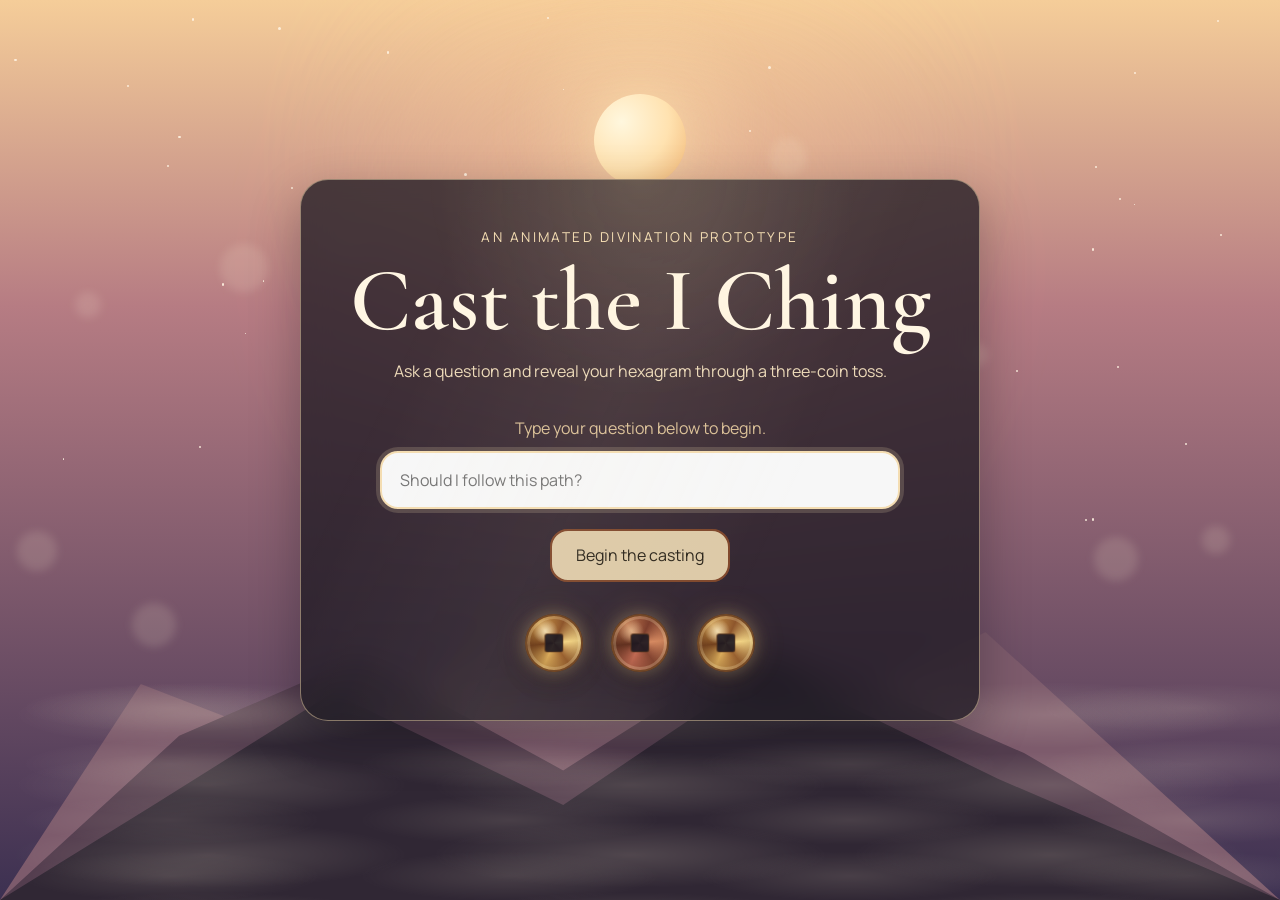
<file: index.html>
<!DOCTYPE html>
<html lang="en">
<head>
  <meta charset="UTF-8">
  <meta name="viewport" content="width=device-width, initial-scale=1.0">
  <title>I Ching Web Prototype</title>
  <link rel="preconnect" href="https://fonts.googleapis.com">
  <link rel="preconnect" href="https://fonts.gstatic.com" crossorigin>
  <link href="https://fonts.googleapis.com/css2?family=Cormorant+Garamond:wght@400;500;600;700&family=Manrope:wght@400;500;600&display=swap" rel="stylesheet">
  <link rel="stylesheet" href="website/style.css">
</head>
<body>
  <div class="app-shell">
    <div class="sky-glow sky-glow-one"></div>
    <div class="sky-glow sky-glow-two"></div>
    <div class="moon-halo"></div>
    <div class="moon"></div>
    <div class="stars" id="stars"></div>
    <div class="orbs" id="orbs"></div>

    <div class="mountains mountains-far"></div>
    <div class="mountains mountains-mid"></div>
    <div class="mountains mountains-near"></div>
    <div class="mist-layer mist-layer-one"></div>
    <div class="mist-layer mist-layer-two"></div>

    <main class="app">
      <section class="page page-landing active" id="landing-page">
        <div class="panel hero-panel">
          <p class="eyebrow">An animated divination prototype</p>
          <h1>Cast the I Ching</h1>
          <p class="subtitle">Ask a question and reveal your hexagram through a three-coin toss.</p>
          <label class="question-label" for="question-input">Type your question below to begin.</label>

          <div class="question-box">
            <input id="question-input" type="text" maxlength="100" placeholder="Should I follow this path?" autocomplete="off">
          </div>

          <button class="primary-button" id="begin-button">Begin the casting</button>

          <div class="landing-preview" aria-hidden="true">
            <div class="preview-coin coin heads"></div>
            <div class="preview-coin coin tails"></div>
            <div class="preview-coin coin heads"></div>
          </div>
        </div>
      </section>

      <section class="page page-reading" id="reading-page" aria-hidden="true">
        <div class="panel question-panel">
          <p class="eyebrow">Your question</p>
          <h2 id="question-display">Should I follow this path?</h2>
        </div>

        <div class="panel casting-panel">
          <p class="casting-helper">Click each seal to cast a line one by one, or throw every remaining line at once.</p>
          <div class="casting-actions">
            <button class="secondary-button" id="cast-all-button" type="button">Throw All Coins</button>
          </div>

          <div class="hexagram-stage">
            <div class="hexagram-lines" id="hexagram-lines"></div>
          </div>

          <div class="cast-overlay hidden" id="cast-overlay" aria-live="polite">
            <p class="cast-title">Coin casting in motion</p>
            <div class="cast-coins" id="cast-coins">
              <div class="coin-shell"><div class="coin cast-coin"></div></div>
              <div class="coin-shell"><div class="coin cast-coin"></div></div>
              <div class="coin-shell"><div class="coin cast-coin"></div></div>
              <div class="coin-shell"><div class="coin cast-coin"></div></div>
              <div class="coin-shell"><div class="coin cast-coin"></div></div>
              <div class="coin-shell"><div class="coin cast-coin"></div></div>
            </div>
            <div class="casting-sparks" aria-hidden="true">
              <span></span>
              <span></span>
              <span></span>
              <span></span>
              <span></span>
              <span></span>
            </div>
            <p class="cast-result" id="cast-result"></p>
          </div>
        </div>

        <div class="controls">
          <button class="secondary-button" id="reset-button">Generate New Hexagram</button>
          <button class="ghost-button" id="back-button">Ask Another Question</button>
        </div>

        <p class="scroll-tip hidden" id="scroll-tip">Hexagram complete. Scroll down to read the matched interpretation.</p>

        <section class="panel reading-result hidden" id="reading-result" aria-live="polite">
          <p class="eyebrow">Matched Hexagram</p>
          <h3 id="reading-title">Reveal all six lines to read the hexagram.</h3>
          <p class="reading-code" id="reading-code"></p>
          <pre class="reading-body" id="reading-body">Your reading will appear here after the casting is complete.</pre>
        </section>
      </section>
    </main>
  </div>

  <script src="website/readings-data.js"></script>
  <script src="website/app.js"></script>
</body>
</html>
</file>
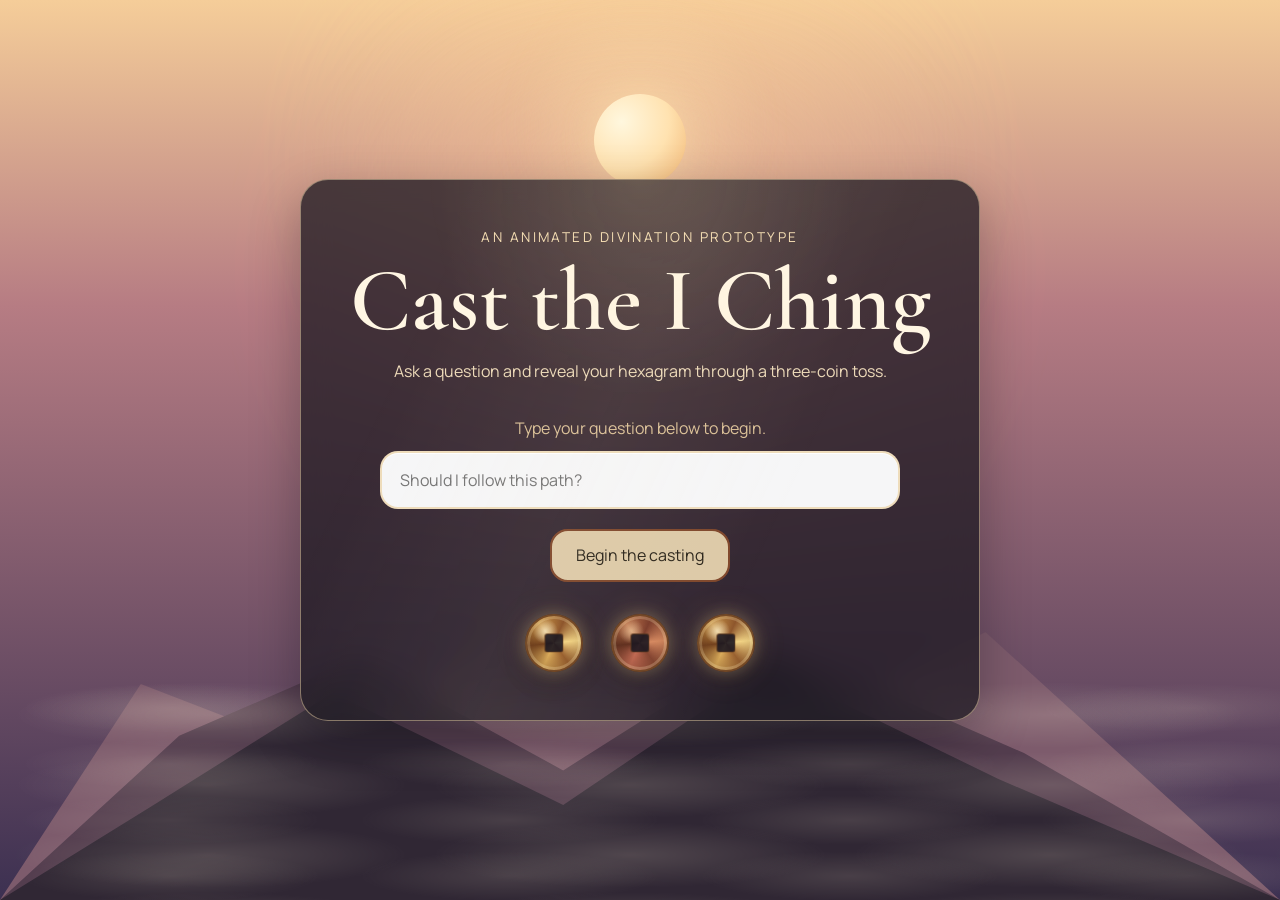
<file: website/index.html>
<!DOCTYPE html>
<html lang="en">
<head>
  <meta charset="UTF-8">
  <meta name="viewport" content="width=device-width, initial-scale=1.0">
  <title>I Ching Web Prototype</title>
  <link rel="preconnect" href="https://fonts.googleapis.com">
  <link rel="preconnect" href="https://fonts.gstatic.com" crossorigin>
  <link href="https://fonts.googleapis.com/css2?family=Cormorant+Garamond:wght@400;500;600;700&family=Manrope:wght@400;500;600&display=swap" rel="stylesheet">
  <link rel="stylesheet" href="style.css">
</head>
<body>
  <div class="app-shell">
    <div class="sky-glow sky-glow-one"></div>
    <div class="sky-glow sky-glow-two"></div>
    <div class="moon-halo"></div>
    <div class="moon"></div>
    <div class="stars" id="stars"></div>
    <div class="orbs" id="orbs"></div>

    <div class="mountains mountains-far"></div>
    <div class="mountains mountains-mid"></div>
    <div class="mountains mountains-near"></div>
    <div class="mist-layer mist-layer-one"></div>
    <div class="mist-layer mist-layer-two"></div>

    <main class="app">
      <section class="page page-landing active" id="landing-page">
        <div class="panel hero-panel">
          <p class="eyebrow">An animated divination prototype</p>
          <h1>Cast the I Ching</h1>
          <p class="subtitle">Ask a question and reveal your hexagram through a three-coin toss.</p>
          <label class="question-label" for="question-input">Type your question below to begin.</label>

          <div class="question-box">
            <input id="question-input" type="text" maxlength="100" placeholder="Should I follow this path?" autocomplete="off">
          </div>

          <button class="primary-button" id="begin-button">Begin the casting</button>

          <div class="landing-preview" aria-hidden="true">
            <div class="preview-coin coin heads"></div>
            <div class="preview-coin coin tails"></div>
            <div class="preview-coin coin heads"></div>
          </div>
        </div>
      </section>

      <section class="page page-reading" id="reading-page" aria-hidden="true">
        <div class="panel question-panel">
          <p class="eyebrow">Your question</p>
          <h2 id="question-display">Should I follow this path?</h2>
        </div>

        <div class="panel casting-panel">
          <p class="casting-helper">Click each seal to cast a line. Two or three heads create a solid yang line.</p>

          <div class="hexagram-stage">
            <div class="hexagram-lines" id="hexagram-lines"></div>
          </div>

          <div class="cast-overlay hidden" id="cast-overlay" aria-live="polite">
            <p class="cast-title">Coin casting in motion</p>
            <div class="cast-coins" id="cast-coins">
              <div class="coin cast-coin"></div>
              <div class="coin cast-coin"></div>
              <div class="coin cast-coin"></div>
            </div>
            <p class="cast-result" id="cast-result"></p>
          </div>
        </div>

        <div class="controls">
          <button class="secondary-button" id="reset-button">Generate New Hexagram</button>
          <button class="ghost-button" id="back-button">Ask Another Question</button>
        </div>

        <p class="scroll-tip hidden" id="scroll-tip">Hexagram complete. Scroll down to read the matched interpretation.</p>

        <section class="panel reading-result hidden" id="reading-result" aria-live="polite">
          <p class="eyebrow">Matched Hexagram</p>
          <h3 id="reading-title">Reveal all six lines to read the hexagram.</h3>
          <p class="reading-code" id="reading-code"></p>
          <pre class="reading-body" id="reading-body">Your reading will appear here after the casting is complete.</pre>
        </section>
      </section>
    </main>
  </div>

  <script src="readings-data.js"></script>
  <script src="app.js"></script>
</body>
</html>
</file>
<file: website/style.css>
:root {
  --sky-top: #f5cd99;
  --sky-bottom: #3c3051;
  --text: #2c261c;
  --text-soft: #eddab9;
  --text-bright: #fff6e3;
  --accent: #d6b276;
  --accent-deep: #80482c;
  --panel: rgba(28, 24, 33, 0.76);
  --panel-border: rgba(238, 212, 170, 0.5);
  --mist: rgba(255, 241, 214, 0.24);
  --mountain-far: #7d5b6c;
  --mountain-mid: #533d4e;
  --mountain-near: #302734;
  --coin-front: #f0d57e;
  --coin-back: #c66d56;
  --coin-edge: #80482c;
  --line: #221f1b;
  --line-outline: rgba(232, 205, 160, 0.9);
  --seal-fill: #fcf9f3;
  --seal-outline: #795c35;
  --button: #ddcaa8;
  --button-hover: #ceb58a;
  --input-bg: rgba(255, 255, 255, 0.96);
  --shadow: 0 18px 50px rgba(8, 6, 11, 0.28);
}

* {
  box-sizing: border-box;
}

html,
body {
  margin: 0;
  min-height: 100%;
}

body {
  font-family: "Manrope", sans-serif;
  color: var(--text-bright);
  background: linear-gradient(180deg, var(--sky-top) 0%, #b67c83 34%, var(--sky-bottom) 100%);
  overflow-x: hidden;
}

button,
input {
  font: inherit;
}

button {
  cursor: pointer;
  border: 0;
}

.app-shell {
  position: relative;
  min-height: 100vh;
  overflow: hidden;
  isolation: isolate;
}

.app {
  position: relative;
  z-index: 2;
  min-height: 100vh;
  display: grid;
  place-items: center;
  padding: 3rem 1.25rem;
}

.page {
  width: min(980px, 100%);
  display: none;
  gap: 1.5rem;
}

.page.active {
  display: grid;
}

.panel {
  position: relative;
  background: var(--panel);
  border: 1px solid var(--panel-border);
  border-radius: 28px;
  box-shadow: var(--shadow);
  backdrop-filter: blur(14px);
  overflow: hidden;
}

.panel::before {
  content: "";
  position: absolute;
  inset: 0;
  background:
    radial-gradient(circle at 50% 0%, rgba(255, 231, 187, 0.18), transparent 34%),
    linear-gradient(115deg, transparent 18%, rgba(255, 244, 219, 0.08) 45%, transparent 70%);
  opacity: 0.65;
  pointer-events: none;
}

.hero-panel {
  width: min(680px, 100%);
  margin: 0 auto;
  padding: clamp(2rem, 4vw, 3rem);
  text-align: center;
}

.eyebrow {
  margin: 0 0 0.75rem;
  color: #f4ddb2;
  font-size: 0.85rem;
  letter-spacing: 0.18em;
  text-transform: uppercase;
}

h1,
h2,
h3 {
  margin: 0;
  font-family: "Cormorant Garamond", serif;
  font-weight: 600;
  line-height: 0.95;
}

h1 {
  font-size: clamp(3.5rem, 9vw, 5.6rem);
}

h2 {
  font-size: clamp(2rem, 4vw, 2.8rem);
  line-height: 1.05;
}

h3 {
  font-size: clamp(1.8rem, 3.4vw, 2.4rem);
  line-height: 1.05;
}

.subtitle,
.casting-helper {
  margin: 1rem auto 0;
  max-width: 38rem;
  color: var(--text-soft);
  line-height: 1.6;
}

.question-label {
  display: block;
  margin-top: 2rem;
  margin-bottom: 0.75rem;
  color: #dbc198;
}

.question-box {
  width: min(520px, 100%);
  margin: 0 auto;
}

.question-box input {
  width: 100%;
  padding: 1rem 1.1rem;
  border-radius: 18px;
  border: 2px solid rgba(236, 212, 169, 0.75);
  background: var(--input-bg);
  color: var(--text);
  outline: none;
  box-shadow: inset 0 1px 0 rgba(255, 255, 255, 0.9);
}

.question-box input:focus {
  border-color: #f4ddb2;
  box-shadow: 0 0 0 4px rgba(244, 221, 178, 0.18);
}

.primary-button,
.secondary-button,
.ghost-button {
  min-height: 52px;
  padding: 0.85rem 1.5rem;
  border-radius: 18px;
  transition: transform 180ms ease, background 180ms ease, border-color 180ms ease;
}

.primary-button:disabled,
.secondary-button:disabled,
.ghost-button:disabled {
  cursor: default;
  opacity: 0.56;
  transform: none;
}

.primary-button,
.secondary-button {
  background: var(--button);
  color: var(--text);
  border: 2px solid var(--coin-edge);
}

.primary-button:hover,
.secondary-button:hover {
  background: var(--button-hover);
  transform: translateY(-1px);
}

.primary-button:disabled:hover,
.secondary-button:disabled:hover {
  background: var(--button);
  transform: none;
}

.primary-button {
  margin-top: 1.25rem;
}

.casting-actions {
  display: flex;
  justify-content: center;
  margin-top: 1.15rem;
}

.ghost-button {
  background: rgba(255, 255, 255, 0.08);
  color: var(--text-bright);
  border: 1px solid rgba(244, 221, 178, 0.4);
}

.ghost-button:hover {
  background: rgba(255, 255, 255, 0.14);
}

.landing-preview {
  margin-top: 2rem;
  display: flex;
  justify-content: center;
  align-items: center;
  gap: 1.75rem;
}

.preview-coin {
  animation: previewFloat 5s ease-in-out infinite;
}

.preview-coin:nth-child(2) {
  animation-delay: -1.1s;
}

.preview-coin:nth-child(3) {
  animation-delay: -2.2s;
}

.question-panel {
  padding: 1.3rem 1.6rem 1.6rem;
}

.casting-panel {
  position: relative;
  min-height: 540px;
  padding: 1.3rem 1.4rem 1.8rem;
}

.hexagram-stage {
  position: relative;
  width: min(720px, 100%);
  min-height: 430px;
  margin: 2.75rem auto 0;
  z-index: 1;
}

.hexagram-stage::before,
.hexagram-stage::after {
  content: "";
  position: absolute;
  pointer-events: none;
}

.hexagram-stage::before {
  inset: 2rem 12% 1.6rem;
  border-radius: 50%;
  background:
    radial-gradient(circle, rgba(255, 226, 176, 0.24), transparent 58%),
    conic-gradient(from 80deg, transparent 0 16%, rgba(255, 232, 190, 0.18) 18% 20%, transparent 22% 48%, rgba(255, 232, 190, 0.14) 50% 52%, transparent 54% 100%);
  filter: blur(2px);
  animation: ritualGlow 9s ease-in-out infinite;
}

.hexagram-stage::after {
  inset: 1.6rem 19% 2rem;
  border: 1px solid rgba(244, 221, 178, 0.18);
  border-radius: 50%;
  box-shadow: inset 0 0 32px rgba(255, 226, 176, 0.1), 0 0 42px rgba(255, 226, 176, 0.08);
  animation: slowSpin 28s linear infinite;
}

.hexagram-lines {
  position: absolute;
  inset: 0;
  z-index: 2;
}

.line-slot {
  position: absolute;
  left: 50%;
  transform: translateX(-50%);
  width: min(560px, 96%);
  display: grid;
  grid-template-columns: 32px minmax(28px, 56px) minmax(0, auto) minmax(28px, 56px);
  column-gap: 14px;
  align-items: center;
  justify-content: center;
}

.line-slot.is-revealed {
  animation: lineSettle 620ms ease both;
}

.line-slot.just-revealed {
  z-index: 3;
}

.line-slot.just-revealed:nth-child(1) { animation-delay: 0ms; }
.line-slot.just-revealed:nth-child(2) { animation-delay: 80ms; }
.line-slot.just-revealed:nth-child(3) { animation-delay: 160ms; }
.line-slot.just-revealed:nth-child(4) { animation-delay: 240ms; }
.line-slot.just-revealed:nth-child(5) { animation-delay: 320ms; }
.line-slot.just-revealed:nth-child(6) { animation-delay: 400ms; }

.line-slot.just-revealed:nth-child(1) .line-reveal,
.line-slot.just-revealed:nth-child(1)::after { animation-delay: 0ms; }
.line-slot.just-revealed:nth-child(2) .line-reveal,
.line-slot.just-revealed:nth-child(2)::after { animation-delay: 80ms; }
.line-slot.just-revealed:nth-child(3) .line-reveal,
.line-slot.just-revealed:nth-child(3)::after { animation-delay: 160ms; }
.line-slot.just-revealed:nth-child(4) .line-reveal,
.line-slot.just-revealed:nth-child(4)::after { animation-delay: 240ms; }
.line-slot.just-revealed:nth-child(5) .line-reveal,
.line-slot.just-revealed:nth-child(5)::after { animation-delay: 320ms; }
.line-slot.just-revealed:nth-child(6) .line-reveal,
.line-slot.just-revealed:nth-child(6)::after { animation-delay: 400ms; }

.line-slot.just-revealed::after {
  content: "";
  position: absolute;
  left: 50%;
  top: 50%;
  width: min(380px, 70vw);
  height: 56px;
  border-radius: 999px;
  background: linear-gradient(90deg, transparent, rgba(255, 230, 176, 0.6), transparent);
  opacity: 0;
  pointer-events: none;
  animation: lineShine 900ms ease-out both;
}

.guide-label {
  color: #efd6ac;
  font-size: 0.95rem;
  text-align: center;
}

.guide-line {
  height: 1px;
  background: rgba(236, 213, 174, 0.8);
  transform-origin: center;
  transition: opacity 240ms ease, transform 240ms ease;
}

.line-slot.is-revealed .guide-line {
  opacity: 0.45;
  transform: scaleX(0.82);
}

.seal-button {
  width: 62px;
  height: 62px;
  border-radius: 50%;
  background: var(--seal-fill);
  border: 4px solid var(--seal-outline);
  position: relative;
  box-shadow: 0 0 0 0 rgba(255, 226, 176, 0.5);
  overflow: hidden;
  transition: transform 180ms ease, border-color 180ms ease, box-shadow 180ms ease;
  animation: sealPulse 2.6s ease-in-out infinite;
}

.seal-button:hover {
  border-color: #f3d79d;
  box-shadow: 0 0 0 8px rgba(255, 226, 176, 0.08), 0 0 28px rgba(255, 226, 176, 0.32);
  transform: translateY(-2px) scale(1.04);
}

.seal-button::before {
  content: "";
  position: absolute;
  inset: -18%;
  background: conic-gradient(from 0deg, transparent, rgba(255, 226, 176, 0.62), transparent 38%);
  opacity: 0;
  animation: sealGlimmer 5s linear infinite;
}

.seal-button::after {
  content: "";
  width: 16px;
  height: 16px;
  border-radius: 50%;
  background: var(--coin-front);
  border: 2px solid var(--coin-edge);
  position: absolute;
  inset: 0;
  margin: auto;
  box-shadow: 0 0 18px rgba(255, 226, 176, 0.35);
}

.seal-button:disabled {
  cursor: default;
  opacity: 0.9;
  animation: none;
}

.line-reveal {
  width: min(320px, 62vw);
  height: 16px;
  position: relative;
  filter: drop-shadow(0 0 12px rgba(255, 226, 176, 0.32));
  transform-origin: center;
}

.line-slot.just-revealed .line-reveal {
  animation: lineReveal 860ms cubic-bezier(0.2, 0.8, 0.15, 1.05) both;
}

.line-reveal.solid {
  border-radius: 999px;
  background: var(--line);
  box-shadow: inset 0 0 0 1px var(--line-outline);
}

.line-reveal.broken {
  display: flex;
  justify-content: space-between;
}

.line-reveal.broken::before,
.line-reveal.broken::after {
  content: "";
  width: calc(50% - 30px);
  height: 100%;
  border-radius: 999px;
  background: var(--line);
  box-shadow: inset 0 0 0 1px var(--line-outline);
}

.cast-overlay {
  position: absolute;
  top: 5.5rem;
  left: 50%;
  transform: translateX(-50%);
  width: min(340px, calc(100% - 2rem));
  padding: 1.25rem 1rem 1.35rem;
  border-radius: 24px;
  background: rgba(28, 24, 33, 0.82);
  border: 1px solid rgba(238, 212, 170, 0.56);
  text-align: center;
  box-shadow: var(--shadow);
  z-index: 5;
  overflow: hidden;
  animation: overlayArrival 260ms ease both;
}

.cast-overlay::before {
  content: "";
  position: absolute;
  inset: -45%;
  background: conic-gradient(from 0deg, transparent 0 18%, rgba(255, 226, 176, 0.3) 24%, transparent 34% 62%, rgba(198, 109, 86, 0.22) 72%, transparent 84%);
  opacity: 0.7;
  animation: slowSpin 7s linear infinite;
  pointer-events: none;
}

.cast-overlay::after {
  content: "";
  position: absolute;
  inset: 1px;
  border-radius: 23px;
  background: rgba(28, 24, 33, 0.7);
  pointer-events: none;
}

.cast-overlay.hidden {
  display: none;
}

.cast-title {
  position: relative;
  z-index: 1;
  margin: 0;
  color: #fcefd4;
}

.cast-coins {
  position: relative;
  z-index: 1;
  margin-top: 1rem;
  display: flex;
  justify-content: center;
  align-items: center;
  flex-wrap: wrap;
  gap: 1rem;
  min-height: 132px;
  overflow: hidden;
}

.casting-all .cast-coins {
  width: 206px;
  margin-left: auto;
  margin-right: auto;
}

.coin-shell {
  position: relative;
  width: 58px;
  height: 58px;
}

.cast-result {
  position: relative;
  z-index: 1;
  min-height: 1.5rem;
  margin: 0.6rem 0 0;
  color: #f1d7af;
  animation: resultFade 320ms ease both;
}

.coin {
  width: 58px;
  height: 58px;
  border-radius: 50%;
  border: 2px solid rgba(113, 71, 37, 0.95);
  background:
    radial-gradient(circle at 34% 28%, rgba(255, 246, 214, 0.72), transparent 24%),
    conic-gradient(from 24deg, #8f572d, #f3d586, #9f6532, #e0b15e, #74431f, #c99447, #8f572d);
  box-shadow:
    inset 0 0 0 3px rgba(255, 238, 187, 0.22),
    inset 0 -8px 14px rgba(72, 42, 24, 0.22),
    0 0 16px rgba(255, 224, 156, 0.28),
    0 0 34px rgba(255, 198, 112, 0.16),
    0 10px 24px rgba(0, 0, 0, 0.2);
  position: relative;
  transform-style: preserve-3d;
}

.coin::before {
  content: "";
  position: absolute;
  inset: 50%;
  width: 17px;
  height: 17px;
  border: 1px solid rgba(98, 59, 31, 0.78);
  border-radius: 3px;
  background: rgba(28, 24, 33, 0.9);
  box-shadow: none;
  transform: translate(-50%, -50%);
}

.coin::after {
  content: none;
}

.coin.tails {
  background:
    radial-gradient(circle at 34% 28%, rgba(255, 229, 185, 0.52), transparent 24%),
    conic-gradient(from 24deg, #7d3f2d, #d78b62, #8b4935, #c66d56, #633221, #bd744d, #7d3f2d);
}

.cast-coin {
  opacity: 0;
}

.coin-shell::before {
  content: "";
  position: absolute;
  inset: -8px;
  border-radius: 50%;
  border: 1px solid rgba(255, 226, 176, 0.22);
  box-shadow: 0 0 28px rgba(255, 226, 176, 0.32);
  opacity: 0;
  pointer-events: none;
}

.coin-shell:not(.active) {
  display: none;
}

.coin-shell.animate::before {
  animation: coinAura 1200ms ease-out forwards;
}

.cast-coin.animate {
  opacity: 1;
  animation: tossUp 1200ms cubic-bezier(0.18, 0.72, 0.12, 1) forwards;
}

.coin-shell.animate::after {
  content: "";
  position: absolute;
  left: 12px;
  right: 12px;
  bottom: 3px;
  height: 8px;
  border-radius: 50%;
  background: rgba(0, 0, 0, 0.24);
  filter: blur(5px);
  animation: coinGroundShadow 1200ms ease-out forwards;
}

.casting-all .coin-shell:nth-child(3n + 1) .cast-coin {
  animation-name: tossAllLeft;
}

.casting-all .coin-shell:nth-child(3n + 2) .cast-coin {
  animation-name: tossAllCenter;
}

.casting-all .coin-shell:nth-child(3n) .cast-coin {
  animation-name: tossAllRight;
}

.casting-sparks {
  position: absolute;
  inset: 0;
  z-index: 1;
  pointer-events: none;
}

.casting-sparks span {
  position: absolute;
  left: 50%;
  top: 58%;
  width: 5px;
  height: 5px;
  border-radius: 999px;
  background: #ffe8b0;
  box-shadow: 0 0 14px rgba(255, 232, 176, 0.85);
  opacity: 0;
}

.cast-overlay:not(.hidden) .casting-sparks span {
  animation: sparkFly 1000ms ease-out infinite;
}

.casting-sparks span:nth-child(1) { --spark-x: -120px; --spark-y: -70px; animation-delay: 40ms; }
.casting-sparks span:nth-child(2) { --spark-x: -72px; --spark-y: 54px; animation-delay: 150ms; }
.casting-sparks span:nth-child(3) { --spark-x: -20px; --spark-y: -92px; animation-delay: 260ms; }
.casting-sparks span:nth-child(4) { --spark-x: 46px; --spark-y: 66px; animation-delay: 360ms; }
.casting-sparks span:nth-child(5) { --spark-x: 98px; --spark-y: -56px; animation-delay: 470ms; }
.casting-sparks span:nth-child(6) { --spark-x: 124px; --spark-y: 14px; animation-delay: 580ms; }

.hexagram-complete:not(.just-revealed) .line-reveal {
  animation: completedPulse 1500ms ease both;
}

.controls {
  display: flex;
  gap: 1rem;
  justify-content: center;
  flex-wrap: wrap;
}

.scroll-tip {
  margin: -0.25rem 0 0;
  text-align: center;
  color: #f1d7af;
  letter-spacing: 0.04em;
}

.scroll-tip.hidden {
  display: none;
}

.reading-result {
  padding: 1.5rem 1.4rem;
}

.reading-result.hidden {
  display: none;
}

.reading-code {
  margin: 0.5rem 0 1rem;
  color: #f1d7af;
  letter-spacing: 0.14em;
  text-transform: uppercase;
  font-size: 0.85rem;
}

.reading-body {
  margin: 0;
  white-space: pre-wrap;
  font-family: "Manrope", sans-serif;
  color: var(--text-soft);
  line-height: 1.65;
  max-height: 28rem;
  overflow: auto;
}

.sky-glow,
.moon-halo,
.moon,
.stars,
.orbs,
.mountains,
.mist-layer {
  position: absolute;
  inset: 0;
  pointer-events: none;
}

.sky-glow {
  filter: blur(60px);
  opacity: 0.48;
}

.sky-glow-one {
  background: radial-gradient(circle at 50% 18%, rgba(255, 223, 161, 0.85), transparent 34%);
}

.sky-glow-two {
  background: radial-gradient(circle at 50% 30%, rgba(255, 172, 147, 0.5), transparent 42%);
}

.moon-halo {
  inset: 0 auto auto 50%;
  width: 250px;
  height: 250px;
  transform: translateX(-50%);
  border-radius: 50%;
  background: radial-gradient(circle, rgba(255, 226, 176, 0.45) 0%, rgba(255, 226, 176, 0.2) 38%, transparent 70%);
  filter: blur(18px);
}

.moon {
  inset: 94px auto auto 50%;
  width: 92px;
  height: 92px;
  transform: translateX(-50%);
  border-radius: 50%;
  background: radial-gradient(circle at 30% 30%, #fff7de 0%, #ffe2b0 52%, #f0b16e 100%);
  box-shadow: 0 0 32px rgba(255, 226, 176, 0.35);
}

.stars span,
.orbs span {
  position: absolute;
  display: block;
  border-radius: 999px;
}

.stars span {
  background: rgba(255, 244, 227, 0.88);
  animation: twinkle var(--duration) ease-in-out infinite;
  animation-delay: var(--delay);
}

.orbs span {
  background: rgba(255, 241, 214, 0.14);
  filter: blur(4px);
  animation: drift var(--duration) ease-in-out infinite;
  animation-delay: var(--delay);
}

.mountains {
  bottom: 0;
  top: auto;
  height: 48vh;
}

.mountains-far::before,
.mountains-mid::before,
.mountains-near::before {
  content: "";
  position: absolute;
  inset: 0;
  clip-path: polygon(0 100%, 11% 50%, 25% 66%, 40% 34%, 58% 64%, 77% 38%, 100% 100%);
}

.mountains-far::before {
  background: var(--mountain-far);
  animation: swayFar 16s ease-in-out infinite;
}

.mountains-mid::before {
  background: var(--mountain-mid);
  clip-path: polygon(0 100%, 14% 62%, 28% 44%, 44% 70%, 60% 40%, 80% 66%, 100% 100%);
  animation: swayMid 13s ease-in-out infinite;
}

.mountains-near::before {
  background: var(--mountain-near);
  clip-path: polygon(0 100%, 12% 78%, 26% 52%, 44% 78%, 60% 46%, 78% 72%, 100% 100%);
}

.mist-layer {
  bottom: 0;
  top: auto;
  height: 220px;
  background-repeat: repeat-x;
  opacity: 0.65;
}

.mist-layer-one {
  background: radial-gradient(ellipse at center, rgba(255, 241, 214, 0.24) 0%, transparent 66%);
  background-size: 420px 70px;
  animation: mistMove 24s linear infinite;
}

.mist-layer-two {
  background: radial-gradient(ellipse at center, rgba(255, 241, 214, 0.18) 0%, transparent 62%);
  background-size: 340px 56px;
  animation: mistMoveReverse 32s linear infinite;
}

@keyframes twinkle {
  0%, 100% { opacity: 0.18; transform: scale(0.75); }
  50% { opacity: 0.95; transform: scale(1); }
}

@keyframes drift {
  0%, 100% { transform: translate3d(0, 0, 0); }
  50% { transform: translate3d(18px, -12px, 0); }
}

@keyframes swayFar {
  0%, 100% { transform: translateX(-10px); }
  50% { transform: translateX(12px); }
}

@keyframes swayMid {
  0%, 100% { transform: translateX(10px); }
  50% { transform: translateX(-12px); }
}

@keyframes mistMove {
  from { transform: translateX(-8%); }
  to { transform: translateX(8%); }
}

@keyframes mistMoveReverse {
  from { transform: translateX(8%); }
  to { transform: translateX(-8%); }
}

@keyframes previewFloat {
  0%, 100% { transform: translateY(0) rotateZ(0deg) scale(1); }
  30% { transform: translateY(-12px) rotateZ(18deg) scale(1.03); }
  55% { transform: translateY(-2px) rotateZ(42deg) scale(0.98); }
  80% { transform: translateY(-14px) rotateZ(70deg) scale(1.02); }
}

@keyframes ritualGlow {
  0%, 100% { opacity: 0.5; transform: scale(0.96) rotate(0deg); }
  50% { opacity: 0.92; transform: scale(1.03) rotate(8deg); }
}

@keyframes slowSpin {
  from { transform: rotate(0deg); }
  to { transform: rotate(360deg); }
}

@keyframes sealPulse {
  0%, 100% { box-shadow: 0 0 0 0 rgba(255, 226, 176, 0.18); transform: scale(1); }
  50% { box-shadow: 0 0 0 12px rgba(255, 226, 176, 0); transform: scale(1.03); }
}

@keyframes sealGlimmer {
  0%, 64%, 100% { opacity: 0; transform: rotate(0deg); }
  72% { opacity: 0.42; }
  88% { opacity: 0; transform: rotate(220deg); }
}

@keyframes overlayArrival {
  from { opacity: 0; transform: translateX(-50%) translateY(10px) scale(0.96); }
  to { opacity: 1; transform: translateX(-50%) translateY(0) scale(1); }
}

@keyframes resultFade {
  from { opacity: 0; transform: translateY(6px); }
  to { opacity: 1; transform: translateY(0); }
}

@keyframes lineSettle {
  0% { transform: translateX(-50%) translateY(8px); }
  100% { transform: translateX(-50%) translateY(0); }
}

@keyframes lineReveal {
  0% { opacity: 0; transform: scaleX(0.18) translateY(12px); filter: drop-shadow(0 0 4px rgba(255, 226, 176, 0)); }
  45% { opacity: 1; transform: scaleX(1.07) translateY(-3px); filter: drop-shadow(0 0 24px rgba(255, 226, 176, 0.7)); }
  100% { opacity: 1; transform: scaleX(1) translateY(0); filter: drop-shadow(0 0 12px rgba(255, 226, 176, 0.32)); }
}

@keyframes lineShine {
  0% { opacity: 0; transform: translate(-82%, -50%) scaleX(0.4); }
  28% { opacity: 0.9; }
  100% { opacity: 0; transform: translate(-18%, -50%) scaleX(1); }
}

@keyframes completedPulse {
  0%, 100% { filter: drop-shadow(0 0 12px rgba(255, 226, 176, 0.32)); }
  38% { filter: drop-shadow(0 0 24px rgba(255, 226, 176, 0.78)); }
}

@keyframes tossUp {
  0% {
    transform: translate3d(0, 10px, 0) rotateZ(0deg) scale(0.98);
    opacity: 0;
    box-shadow:
      inset 0 0 0 3px rgba(255, 238, 187, 0.22),
      inset 0 0 0 9px rgba(105, 62, 30, 0.16),
      inset 0 -8px 14px rgba(72, 42, 24, 0.22),
      0 8px 18px rgba(0, 0, 0, 0.18);
  }
  10% {
    opacity: 1;
  }
  24% {
    transform: translate3d(0, -10px, 0) rotateZ(180deg) scale(1.02);
  }
  46% {
    transform: translate3d(0, -24px, 0) rotateZ(420deg) scale(1.05);
    box-shadow:
      inset 0 0 0 3px rgba(255, 238, 187, 0.28),
      inset 0 0 0 9px rgba(105, 62, 30, 0.12),
      inset 0 -8px 14px rgba(72, 42, 24, 0.18),
      0 22px 24px rgba(0, 0, 0, 0.12);
  }
  72% {
    transform: translate3d(0, -8px, 0) rotateZ(690deg) scale(1.01);
  }
  100% {
    transform: translate3d(0, 0, 0) rotateZ(900deg) scale(1);
    opacity: 1;
  }
}

@keyframes tossAllLeft {
  0% { transform: translate3d(0, 10px, 0) rotateZ(0deg) scale(0.98); opacity: 0; }
  10% { opacity: 1; }
  34% { transform: translate3d(0, -22px, 0) rotateZ(-270deg) scale(1.04); }
  66% { transform: translate3d(0, -8px, 0) rotateZ(-610deg) scale(1.01); }
  100% { transform: translate3d(0, 0, 0) rotateZ(-900deg) scale(1); opacity: 1; }
}

@keyframes tossAllCenter {
  0% { transform: translate3d(0, 10px, 0) rotateZ(0deg) scale(0.98); opacity: 0; }
  10% { opacity: 1; }
  38% { transform: translate3d(0, -24px, 0) rotateZ(390deg) scale(1.05); }
  66% { transform: translate3d(0, -10px, 0) rotateZ(700deg) scale(1.02); }
  100% { transform: translate3d(0, 0, 0) rotateZ(900deg) scale(1); opacity: 1; }
}

@keyframes tossAllRight {
  0% { transform: translate3d(0, 10px, 0) rotateZ(0deg) scale(0.98); opacity: 0; }
  10% { opacity: 1; }
  34% { transform: translate3d(0, -22px, 0) rotateZ(270deg) scale(1.04); }
  66% { transform: translate3d(0, -8px, 0) rotateZ(610deg) scale(1.01); }
  100% { transform: translate3d(0, 0, 0) rotateZ(900deg) scale(1); opacity: 1; }
}

@keyframes coinAura {
  0% { opacity: 0; transform: scale(0.72); }
  24% { opacity: 0.95; transform: scale(1.1); }
  100% { opacity: 0.18; transform: scale(1.45); }
}

@keyframes coinGroundShadow {
  0% { opacity: 0; transform: scale(0.7); }
  20% { opacity: 0.34; transform: scale(0.95); }
  48% { opacity: 0.12; transform: scale(1.28); }
  100% { opacity: 0.28; transform: scale(1); }
}

@keyframes sparkFly {
  0% { opacity: 0; transform: translate(-50%, -50%) scale(0.3); }
  22% { opacity: 1; }
  100% { opacity: 0; transform: translate(calc(-50% + var(--spark-x)), calc(-50% + var(--spark-y))) scale(0.1); }
}

@media (max-width: 760px) {
  .app {
    padding: 1.5rem 1rem 2rem;
  }

  .hero-panel,
  .question-panel,
  .casting-panel {
    padding-left: 1rem;
    padding-right: 1rem;
  }

  .casting-panel {
    min-height: 610px;
  }

  .hexagram-stage {
    min-height: 470px;
    margin-top: 3.25rem;
  }

  .line-slot {
    width: min(100%, 560px);
    grid-template-columns: 24px 28px minmax(0, auto) 28px;
    column-gap: 10px;
  }

  .seal-button {
    width: 56px;
    height: 56px;
  }

  .line-reveal {
    width: min(260px, 58vw);
  }
}

@media (prefers-reduced-motion: reduce) {
  *,
  *::before,
  *::after {
    animation-duration: 0.01ms !important;
    animation-iteration-count: 1 !important;
    transition-duration: 0.01ms !important;
    scroll-behavior: auto !important;
  }
}
</file>
